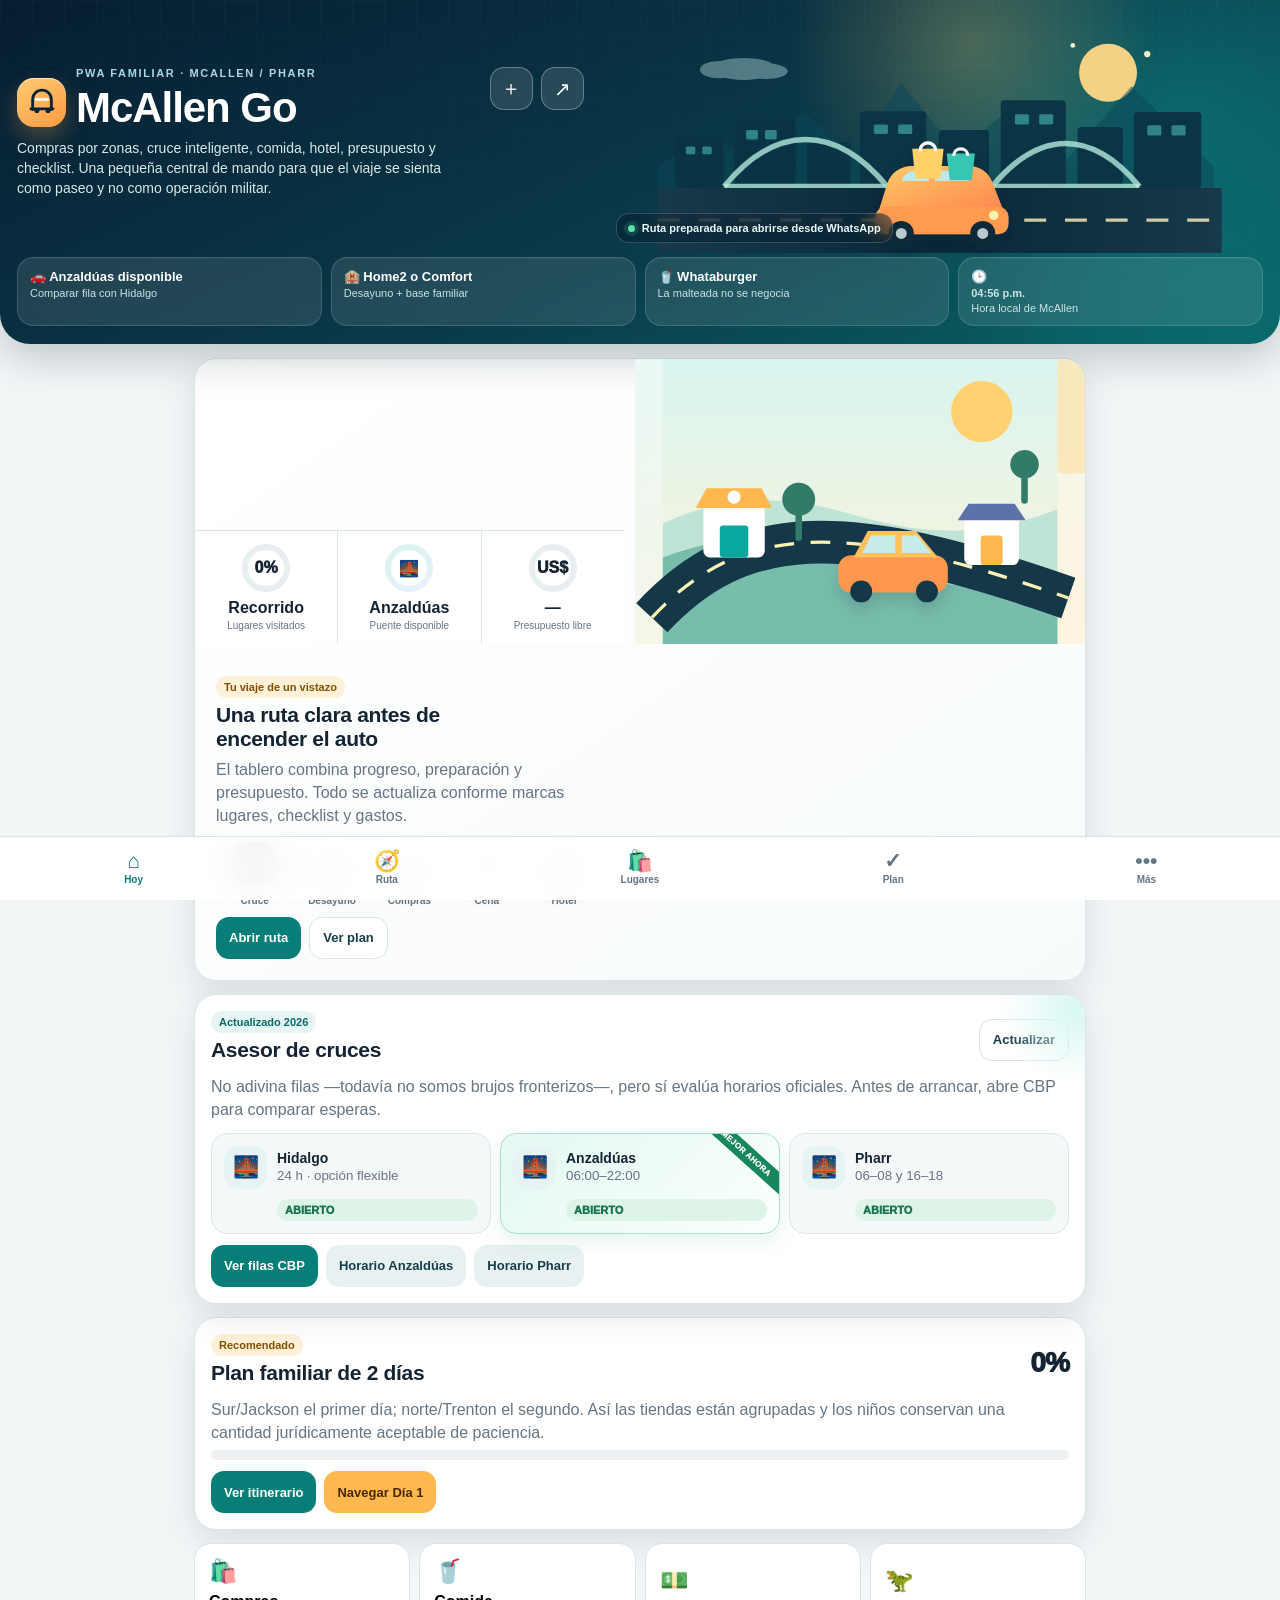
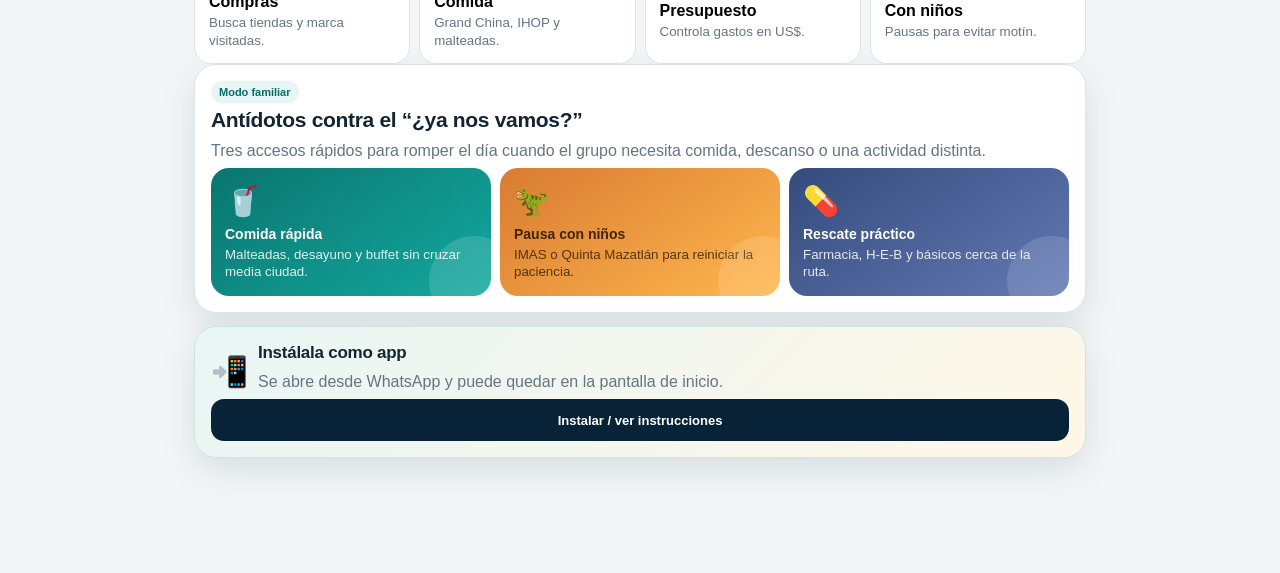
<file: mcallen/index.html>
<!doctype html>
<html lang="es">
<head>
<meta charset="utf-8">
<meta name="viewport" content="width=device-width,initial-scale=1,viewport-fit=cover">
<meta name="theme-color" content="#082337">
<meta name="apple-mobile-web-app-capable" content="yes">
<meta name="apple-mobile-web-app-status-bar-style" content="black-translucent">
<meta name="apple-mobile-web-app-title" content="McAllen Go">
<meta name="description" content="Guía familiar interactiva de shopping en McAllen y Pharr.">
<link rel="manifest" href="./manifest.webmanifest">
<link rel="apple-touch-icon" href="./icon.svg">
<link rel="stylesheet" href="./core.css">
<link rel="stylesheet" href="./visual.css">
<link rel="stylesheet" href="./v4.css">
<title>McAllen Go · Guía familiar</title>
</head>
<body>
<div id="app"><div style="min-height:100vh;display:grid;place-items:center;background:#082337;color:white;font-family:system-ui;text-align:center;padding:24px"><div><div style="font-size:54px">🚗</div><h1>McAllen Go</h1><p style="color:#cde3e5">Preparando la ruta…</p></div></div></div>
<script src="./loader.js?v=4.0.0"></script>
</body>
</html>
</file>
<file: mcallen/core.css>
:root{
  --navy:#082337;--navy2:#0a3b4a;--teal:#087e78;--teal2:#0aa79e;--gold:#ffb84d;
  --paper:#f3f6f7;--card:#fff;--ink:#142432;--muted:#657582;--line:#dbe5e9;
  --good:#18875d;--warn:#a45f00;--bad:#b64040;--shadow:0 12px 34px rgba(17,52,69,.12);
  --radius:22px;--safe-bottom:max(10px,env(safe-area-inset-bottom));
}
*{box-sizing:border-box}html{scroll-behavior:smooth;background:var(--paper)}
body{margin:0;color:var(--ink);background:var(--paper);font-family:ui-rounded,-apple-system,BlinkMacSystemFont,"Segoe UI",sans-serif;padding-bottom:calc(78px + var(--safe-bottom));-webkit-tap-highlight-color:transparent}
button,input,select,textarea{font:inherit}button,a{touch-action:manipulation}.hidden{display:none!important}
.hero{color:white;background:radial-gradient(circle at 90% 10%,rgba(10,167,158,.5),transparent 34%),linear-gradient(150deg,var(--navy),var(--navy2));padding:max(24px,env(safe-area-inset-top)) 17px 21px;border-radius:0 0 30px 30px;box-shadow:0 14px 40px rgba(4,32,49,.22)}
.heroTop{display:flex;align-items:flex-start;justify-content:space-between;gap:12px}.kicker{font-size:11px;text-transform:uppercase;letter-spacing:.15em;color:#a9d8db;font-weight:850}.hero h1{margin:7px 0 8px;font-size:31px;line-height:1.03;letter-spacing:-.025em}.hero p{margin:0;color:#d7e9eb;line-height:1.43;font-size:14px;max-width:680px}
.heroActions{display:flex;gap:8px}.iconBtn{width:43px;height:43px;border-radius:14px;border:1px solid rgba(255,255,255,.3);background:rgba(255,255,255,.12);color:white;font-size:20px;display:grid;place-items:center}
.statusGrid{display:grid;grid-template-columns:1fr 1fr;gap:9px;margin-top:16px}.statusPill{min-width:0;padding:11px 12px;border-radius:16px;background:rgba(255,255,255,.1);border:1px solid rgba(255,255,255,.14)}.statusPill b{display:block;font-size:13px;white-space:nowrap;overflow:hidden;text-overflow:ellipsis}.statusPill span{display:block;margin-top:3px;color:#cce3e4;font-size:11px;white-space:nowrap;overflow:hidden;text-overflow:ellipsis}
.offline{position:sticky;z-index:25;top:0;background:#fff0d7;color:#754300;padding:9px 14px;text-align:center;font-size:12px;font-weight:850;border-bottom:1px solid #e9c37e}.wrap{max-width:920px;margin:auto;padding:14px}.screen{display:none}.screen.active{display:block}
.card{background:var(--card);border:1px solid var(--line);border-radius:var(--radius);box-shadow:var(--shadow);padding:16px;margin-bottom:13px}.card.flat{box-shadow:none}.card h2,.card h3{margin:0 0 7px;letter-spacing:-.015em}.card h2{font-size:21px}.card h3{font-size:17px}.card p{margin:6px 0;color:var(--muted);line-height:1.45}.subtle{font-size:12px;color:var(--muted)}
.row{display:flex;align-items:center;gap:10px}.between{justify-content:space-between}.grow{flex:1;min-width:0}.stack{display:grid;gap:9px}.chips{display:flex;gap:7px;overflow:auto;padding-bottom:3px;scrollbar-width:none}.chip{white-space:nowrap;border:1px solid var(--line);background:white;color:var(--ink);padding:9px 12px;border-radius:999px;font-weight:850;font-size:13px}.chip.active{background:var(--navy);border-color:var(--navy);color:white}.tag{display:inline-flex;align-items:center;border-radius:999px;padding:5px 8px;background:#e7f6f4;color:#086b67;font-size:11px;font-weight:900;margin:0 4px 5px 0}.tag.gold{background:#fff0d8;color:#825000}.tag.gray{background:#edf1f3;color:#52636f}.tag.red{background:#fae7e7;color:#963b3b}
.btn{display:inline-flex;align-items:center;justify-content:center;gap:7px;min-height:42px;padding:10px 13px;border:0;border-radius:13px;background:#e8f1f2;color:#173d49;text-decoration:none;font-weight:900;font-size:13px}.btn.primary{background:var(--teal);color:white}.btn.gold{background:var(--gold);color:#472800}.btn.dark{background:var(--navy);color:white}.btn.ghost{background:white;border:1px solid var(--line)}.btn.full{width:100%}.actions{display:flex;gap:8px;flex-wrap:wrap;margin-top:11px}
.bridgeHero{overflow:hidden;position:relative}.bridgeHero:after{content:"";position:absolute;width:150px;height:150px;border-radius:50%;right:-65px;top:-60px;background:radial-gradient(circle,#d7f7f2,transparent 70%);pointer-events:none}.bridgeList{display:grid;gap:9px;margin-top:12px}.bridge{display:grid;grid-template-columns:43px 1fr auto;align-items:center;gap:10px;padding:12px;border-radius:16px;background:#f5f8f9;border:1px solid var(--line)}.bridgeIcon{width:43px;height:43px;border-radius:14px;background:#e7f3f3;display:grid;place-items:center;font-size:21px}.bridge b{display:block;font-size:14px}.bridge small{display:block;color:var(--muted);margin-top:2px;line-height:1.25}.openState{font-size:11px;padding:5px 8px;border-radius:999px;font-weight:950}.openState.open{background:#dff4e9;color:#16734e}.openState.closed{background:#f8e5e5;color:#9a3838}.openState.maybe{background:#fff0d5;color:#895500}
.quickGrid{display:grid;grid-template-columns:1fr 1fr;gap:9px}.quick{border:1px solid var(--line);background:white;border-radius:17px;padding:14px;text-align:left}.quick span{font-size:23px}.quick b{display:block;margin-top:8px}.quick small{display:block;color:var(--muted);margin-top:3px;line-height:1.3}
.progressTrack{height:10px;background:#edf1f3;border-radius:999px;overflow:hidden}.progressFill{height:100%;background:linear-gradient(90deg,var(--teal),var(--teal2));border-radius:999px;transition:width .25s}.metric{font-size:28px;font-weight:950;letter-spacing:-.03em}.money{font-variant-numeric:tabular-nums}
.routeStop{display:grid;grid-template-columns:36px 1fr;gap:10px;position:relative;padding-bottom:13px}.routeStop:last-child{padding-bottom:0}.routeStop:not(:last-child):after{content:"";position:absolute;left:17px;top:34px;bottom:-2px;width:2px;background:#bfdad8}.stopNo{width:35px;height:35px;border-radius:50%;display:grid;place-items:center;background:var(--teal);color:white;font-weight:950;z-index:1}.routeStop b{display:block}.routeStop small{display:block;color:var(--muted);line-height:1.35;margin-top:3px}.routeStop.done{opacity:.48}.routeStop.done b{text-decoration:line-through}
.placeGrid{display:grid;gap:12px}.place{display:grid;grid-template-columns:48px 1fr;gap:12px}.placeIcon{width:48px;height:48px;border-radius:16px;background:#edf6f5;display:grid;place-items:center;font-size:24px}.place h3{margin:0 0 4px}.place address{font-style:normal;color:var(--muted);font-size:12px;line-height:1.35}.place.done{opacity:.5}.place.done h3{text-decoration:line-through}.search{width:100%;padding:13px 14px;border:1px solid var(--line);border-radius:15px;background:white;color:var(--ink);margin-bottom:11px;outline:none}.search:focus{border-color:var(--teal);box-shadow:0 0 0 3px rgba(8,126,120,.12)}
.formGrid{display:grid;grid-template-columns:1fr 1fr;gap:10px}.field label{display:block;font-size:11px;font-weight:900;color:var(--muted);text-transform:uppercase;letter-spacing:.06em;margin:0 0 6px}.field input,.field select,.field textarea{width:100%;border:1px solid var(--line);border-radius:13px;padding:11px 12px;background:white;color:var(--ink)}.field textarea{min-height:130px;resize:vertical}.totalBox{background:linear-gradient(145deg,#082337,#0c4b58);color:white;border-radius:18px;padding:15px}.totalBox small{color:#cde3e5}.totalBox .metric{margin-top:3px}
.shopItem,.checkItem{display:grid;grid-template-columns:auto 1fr auto;gap:10px;align-items:center;padding:11px 0;border-bottom:1px solid var(--line)}.shopItem:last-child,.checkItem:last-child{border:0}.shopItem input[type=checkbox],.checkItem input[type=checkbox]{width:22px;height:22px;accent-color:var(--teal)}.shopItem.done .itemName{text-decoration:line-through;opacity:.55}.itemName{font-weight:800}.itemMeta{font-size:11px;color:var(--muted);margin-top:2px}.delete{border:0;background:#f8e8e8;color:#9b4141;width:34px;height:34px;border-radius:11px;font-weight:950}.empty{text-align:center;color:var(--muted);padding:18px 8px}
.mapCard{padding:0;overflow:hidden}.mapTop{padding:16px}.mapWrap{background:linear-gradient(#eaf4f2,#f7efe3);border-top:1px solid var(--line)}#miniMap{display:block;width:100%;height:auto}.road{fill:none;stroke:#fff;stroke-width:9;stroke-linecap:round;filter:drop-shadow(0 1px 1px rgba(90,110,120,.2))}.road.main{stroke:#f6bf65;stroke-width:14}.roadLabel{font-size:9px;fill:#62737d;font-weight:850}.pin{cursor:pointer}.pin circle{fill:var(--teal);stroke:white;stroke-width:3}.pin text{fill:white;font-size:9px;font-weight:950;text-anchor:middle;dominant-baseline:middle}.mapInfo{padding:14px;border-top:1px solid var(--line);background:white}
.sheet{position:fixed;z-index:60;inset:0;background:rgba(3,25,39,.52);display:grid;align-items:end}.sheetPanel{background:white;border-radius:25px 25px 0 0;padding:18px 16px calc(18px + var(--safe-bottom));max-height:88vh;overflow:auto;box-shadow:0 -16px 45px rgba(3,25,39,.3)}.sheetHandle{width:44px;height:5px;border-radius:5px;background:#d8e0e3;margin:0 auto 14px}.sheet h2{margin:0 0 8px}.toast{position:fixed;z-index:80;left:50%;bottom:calc(88px + var(--safe-bottom));transform:translate(-50%,20px);background:#102c3b;color:white;padding:11px 14px;border-radius:13px;font-weight:850;font-size:13px;opacity:0;pointer-events:none;transition:.2s;max-width:90%;text-align:center}.toast.show{opacity:1;transform:translate(-50%,0)}
.bottom{position:fixed;z-index:40;left:0;right:0;bottom:0;display:grid;grid-template-columns:repeat(5,1fr);background:rgba(255,255,255,.94);backdrop-filter:blur(18px);border-top:1px solid var(--line);padding:7px 7px var(--safe-bottom)}.navBtn{border:0;background:transparent;color:#657681;padding:5px 2px;font-size:10px;font-weight:900}.navBtn span{display:block;font-size:21px;margin-bottom:1px}.navBtn.active{color:var(--teal)}
.installHint{background:linear-gradient(135deg,#e8f6f4,#fff7e7);border:1px solid #cce5df}.sourceList a{display:block;color:var(--teal);text-decoration:none;font-weight:800;padding:9px 0;border-bottom:1px solid var(--line)}.sourceList a:last-child{border:0}.footer{text-align:center;color:var(--muted);font-size:11px;padding:16px 10px}
@media(min-width:700px){.statusGrid{grid-template-columns:repeat(4,1fr)}.placeGrid{grid-template-columns:1fr 1fr}.hero h1{font-size:42px}.quickGrid{grid-template-columns:repeat(4,1fr)}.bridgeList{grid-template-columns:repeat(3,1fr)}.bridge{grid-template-columns:43px 1fr}.openState{grid-column:2}.twoCol{display:grid;grid-template-columns:1.15fr .85fr;gap:13px}.twoCol>.card{margin-bottom:0}}
@media(prefers-reduced-motion:reduce){*{scroll-behavior:auto!important;transition:none!important}}
</file>
<file: mcallen/visual.css>
/* === McAllen Go visual system v3 === */
.hero{position:relative;overflow:hidden;padding-bottom:18px;background:
radial-gradient(circle at 76% 13%,rgba(255,210,112,.26),transparent 18%),
radial-gradient(circle at 92% 34%,rgba(16,197,182,.25),transparent 26%),
linear-gradient(155deg,#061d31 0%,#0a3b4a 58%,#087e78 125%)}
.hero:before{content:"";position:absolute;inset:0;pointer-events:none;background-image:linear-gradient(rgba(255,255,255,.025) 1px,transparent 1px),linear-gradient(90deg,rgba(255,255,255,.025) 1px,transparent 1px);background-size:32px 32px;mask-image:linear-gradient(to bottom,black,transparent 82%)}
.heroMain{position:relative;z-index:2;display:grid;gap:14px}.heroCopy{min-width:0}.heroTitleRow{display:flex;align-items:center;gap:10px}.appMark{width:49px;height:49px;flex:0 0 auto;border-radius:17px;display:grid;place-items:center;background:linear-gradient(145deg,#ffcb72,#ff9a43);box-shadow:0 10px 22px rgba(255,163,63,.28),inset 0 1px rgba(255,255,255,.6)}.appMark svg{width:34px;height:34px}.heroScene{position:relative;min-height:178px;margin:2px -17px -5px;isolation:isolate}.heroScene svg{display:block;width:100%;height:190px;overflow:visible}.heroScene .car{transform-origin:center;animation:carFloat 3.4s ease-in-out infinite}.heroScene .bagA{animation:bagBob 2.4s ease-in-out infinite}.heroScene .bagB{animation:bagBob 2.4s .35s ease-in-out infinite}.heroScene .cloud{animation:cloudDrift 16s linear infinite}.heroScene .spark{animation:sparkle 2.2s ease-in-out infinite;transform-origin:center}.heroSceneLabel{position:absolute;left:18px;bottom:10px;display:flex;gap:7px;align-items:center;padding:8px 11px;border-radius:13px;background:rgba(4,29,45,.48);border:1px solid rgba(255,255,255,.18);backdrop-filter:blur(10px);font-size:11px;font-weight:900;color:#eaf9f8}.heroSceneLabel i{width:7px;height:7px;border-radius:50%;background:#5ce3a7;box-shadow:0 0 0 4px rgba(92,227,167,.14)}
@keyframes carFloat{0%,100%{transform:translateY(0)}50%{transform:translateY(-3px)}}@keyframes bagBob{0%,100%{transform:translateY(0) rotate(0)}50%{transform:translateY(-4px) rotate(1.5deg)}}@keyframes cloudDrift{0%{transform:translateX(-20px)}100%{transform:translateX(45px)}}@keyframes sparkle{0%,100%{opacity:.35;transform:scale(.7)}50%{opacity:1;transform:scale(1.2)}}
.statusGrid{position:relative;z-index:2}.statusPill{backdrop-filter:blur(10px);box-shadow:inset 0 1px rgba(255,255,255,.05)}
.visualDash{display:grid;grid-template-columns:1.1fr .9fr;gap:11px;padding:0;background:linear-gradient(145deg,#fff,#f8fbfb);overflow:hidden}.dashLead{padding:17px}.dashLead h2{max-width:260px}.dashArt{position:relative;min-height:210px;background:linear-gradient(155deg,#e9f8f5,#fff4df);overflow:hidden}.dashArt:before{content:"";position:absolute;width:170px;height:170px;border-radius:50%;right:-70px;top:-55px;background:#ffd27c66}.dashArt svg{position:absolute;inset:auto 0 0;width:100%;height:100%}.dashMeters{grid-column:1/-1;display:grid;grid-template-columns:repeat(3,1fr);gap:1px;border-top:1px solid var(--line);background:var(--line)}.miniMeter{background:white;padding:13px 9px;text-align:center;min-width:0}.miniMeter strong{display:block;font-size:16px;white-space:nowrap;overflow:hidden;text-overflow:ellipsis}.miniMeter small{display:block;color:var(--muted);font-size:10px;margin-top:3px}.meterIcon{width:48px;height:48px;margin:0 auto 7px;border-radius:50%;display:grid;place-items:center;background:conic-gradient(var(--teal) var(--meter,0%),#e8eff1 0);position:relative}.meterIcon:after{content:"";position:absolute;inset:6px;border-radius:50%;background:white}.meterIcon span{position:relative;z-index:1;font-size:16px;font-weight:950}.meterBridge{background:linear-gradient(145deg,#daf4ef,#e8f0ff)}.meterBudget{background:conic-gradient(var(--gold) var(--meter,0%),#e8eff1 0)}
.routeRibbon{position:relative;display:grid;grid-template-columns:repeat(5,1fr);gap:0;align-items:start;margin:15px 0 3px}.routeRibbon:before{content:"";position:absolute;left:10%;right:10%;top:22px;height:4px;border-radius:10px;background:linear-gradient(90deg,#0aa79e,#53cbb1,#ffb84d)}.routeNode{position:relative;text-align:center;font-size:10px;font-weight:850;color:var(--muted)}.routeNode i{position:relative;z-index:1;width:45px;height:45px;border-radius:16px;display:grid;place-items:center;margin:0 auto 7px;background:white;border:1px solid var(--line);box-shadow:0 7px 18px rgba(27,67,81,.12);font-style:normal;font-size:21px}.routeNode.active i{background:var(--navy);color:white;transform:translateY(-2px)}
.familyStrip{display:grid;grid-template-columns:repeat(3,1fr);gap:9px}.familyTile{position:relative;overflow:hidden;border-radius:18px;padding:14px;min-height:128px;color:white;border:0;text-align:left}.familyTile:after{content:"";position:absolute;width:90px;height:90px;border-radius:50%;right:-28px;bottom:-30px;background:rgba(255,255,255,.13)}.familyTile:nth-child(1){background:linear-gradient(145deg,#0a756f,#13a99f)}.familyTile:nth-child(2){background:linear-gradient(145deg,#d87b33,#ffb84d);color:#412300}.familyTile:nth-child(3){background:linear-gradient(145deg,#334c7c,#6379b4)}.familyTile span{font-size:29px}.familyTile b{display:block;margin-top:8px;font-size:14px}.familyTile small{display:block;margin-top:4px;line-height:1.3;opacity:.86}
.bridge{position:relative;overflow:hidden;transition:.18s transform,.18s box-shadow}.bridge:active,.quick:active,.familyTile:active{transform:scale(.98)}.bridge.openRecommended{background:linear-gradient(135deg,#e4f8f1,#fafffd);border-color:#a9dfcc;box-shadow:0 8px 20px rgba(24,135,93,.1)}.bridge.openRecommended:before{content:"MEJOR AHORA";position:absolute;right:-31px;top:11px;transform:rotate(42deg);background:#18875d;color:white;font-size:8px;font-weight:950;padding:4px 32px;letter-spacing:.05em}
.place{position:relative;overflow:hidden}.place:before{content:"";position:absolute;left:0;top:0;bottom:0;width:5px;background:#a8bcc5}.place[data-cat="Compras"]:before{background:linear-gradient(#ffb84d,#ff8e4d)}.place[data-cat="Comida"]:before{background:linear-gradient(#e85d75,#ff8c61)}.place[data-cat="Hotel"]:before{background:linear-gradient(#657ac0,#364b83)}.place[data-cat="Niños"]:before{background:linear-gradient(#3ebb89,#0aa79e)}.place[data-cat="Cruce"]:before{background:linear-gradient(#247b9b,#0b4056)}.place[data-cat="Esenciales"]:before{background:linear-gradient(#6b9f4a,#3c7a3d)}.place[data-cat="Extra"]:before{background:linear-gradient(#8b5fc4,#d26bb5)}.placeIcon{position:relative;overflow:hidden}.placeIcon:after{content:"";position:absolute;inset:auto -10px -17px;height:30px;background:rgba(8,126,120,.1);transform:rotate(-12deg)}
.planVisual{display:grid;grid-template-columns:auto 1fr;gap:14px;align-items:center;margin-top:13px;padding:13px;border-radius:18px;background:#f4f8f9}.bigRing{--ring:0%;width:92px;height:92px;border-radius:50%;display:grid;place-items:center;background:conic-gradient(var(--teal) var(--ring),#e5edef 0);position:relative;flex:0 0 auto}.bigRing.gold{background:conic-gradient(var(--gold) var(--ring),#e5edef 0)}.bigRing:before{content:"";position:absolute;inset:9px;border-radius:50%;background:white;box-shadow:inset 0 0 0 1px var(--line)}.bigRing span{position:relative;z-index:1;font-size:18px;font-weight:950}.budgetSpark{height:46px;display:flex;align-items:flex-end;gap:4px;margin-top:9px}.budgetSpark i{display:block;flex:1;min-width:4px;border-radius:5px 5px 2px 2px;background:linear-gradient(#ffcd78,#ff9f45);height:var(--h);opacity:.9}
.mapWrap{position:relative;background:linear-gradient(#dff3ef 0 25%,#f4ead6 25% 100%)}#miniMap{filter:drop-shadow(0 12px 24px rgba(34,70,78,.08))}.zoneLabel{font-size:12px;font-weight:950;fill:#153748}.mapBuilding{filter:drop-shadow(0 3px 3px rgba(28,59,68,.18))}.mapTree{animation:treeSway 4s ease-in-out infinite;transform-origin:bottom}@keyframes treeSway{0%,100%{transform:rotate(0)}50%{transform:rotate(1.2deg)}}
@media(max-width:430px){.visualDash{grid-template-columns:1fr}.dashArt{min-height:150px}.dashMeters{grid-template-columns:repeat(3,1fr)}.familyStrip{grid-template-columns:1fr 1fr}.familyTile:last-child{grid-column:1/-1;min-height:105px}.heroScene{min-height:168px}.heroScene svg{height:180px}}
@media(min-width:700px){.heroMain{grid-template-columns:.92fr 1.08fr;align-items:center}.heroScene{margin:-6px -18px -12px 0;min-height:220px}.heroScene svg{height:235px}.visualDash{grid-template-columns:1fr 1.05fr}.dashMeters{grid-column:auto;grid-row:1;grid-column:1;align-self:end;border:0;border-top:1px solid var(--line)}.dashArt{grid-column:2;grid-row:1;min-height:285px}.dashLead{padding:21px}.familyStrip{grid-template-columns:repeat(3,1fr)}}
</file>
<file: mcallen/v4.css>
.searchCard{background:linear-gradient(145deg,#fff,#edf8f6)}
.searchMark{width:45px;height:45px;border-radius:15px;background:#082337;color:#fff;display:grid;place-items:center;font-size:27px;font-weight:900}
.searchRow{display:grid;grid-template-columns:1fr auto;gap:9px;align-items:start}.searchRow .search{margin:0}.searchRow .btn{min-height:47px}
.resultHeader{display:flex;justify-content:space-between;align-items:end;gap:10px;padding:3px 4px 10px}.resultHeader small{color:var(--muted);font-size:10px;text-align:right}.onlinePlace{border-left:4px solid var(--teal)}
.gpsCard{background:linear-gradient(145deg,#eefaf7,#fff8e9);border-color:#c9e8e0}.gpsNext{margin-top:12px;border:1px solid #cfe3e2;background:white;border-radius:17px;padding:13px;display:grid;gap:4px}.gpsNext b{font-size:15px}.gpsNext small{color:var(--muted);line-height:1.35}.gpsCard .btn:disabled{opacity:.45}
.activeRouteLine{fill:none;stroke:#ef6f62;stroke-width:5;stroke-linecap:round;stroke-linejoin:round;stroke-dasharray:9 8;filter:drop-shadow(0 2px 2px rgba(100,40,40,.22));animation:routeDash 12s linear infinite}.routePin circle{fill:#082337}.routePin text{font-size:8px}.userPin circle:first-child{fill:#fff;stroke:#2c7cff;stroke-width:5;filter:drop-shadow(0 2px 4px rgba(0,60,160,.3))}.userPin circle:nth-child(2){fill:#2c7cff}.userPin text{font-size:11px;font-weight:950;fill:#164d9d;paint-order:stroke;stroke:#fff;stroke-width:3px}
@keyframes routeDash{to{stroke-dashoffset:-170}}
.storageCard{background:linear-gradient(145deg,#eefaf7,#fff)}.storageDot{width:16px;height:16px;border-radius:50%;background:#20a66c;box-shadow:0 0 0 6px rgba(32,166,108,.12)}.storageStats{display:grid;grid-template-columns:1fr 1fr;gap:9px;margin:12px 0}.storageStats>div{padding:12px;border:1px solid var(--line);border-radius:15px;background:#fff}.storageStats b,.storageStats small{display:block}.storageStats b{font-size:13px}.storageStats small{font-size:10px;color:var(--muted);margin-top:4px}.noticeMini{border-radius:14px;background:#fff3dc;color:#744800;padding:11px;font-size:12px;line-height:1.4}
.place .tag.gold{margin-left:0}.removeRoute,.deletePlace{background:#fae9e9;color:#973e3e}
@media(max-width:560px){.searchRow{grid-template-columns:1fr}.searchRow .btn{width:100%}.resultHeader{display:block}.resultHeader small{display:block;text-align:left;margin-top:4px}.storageStats{grid-template-columns:1fr}}
@media(prefers-reduced-motion:reduce){.activeRouteLine{animation:none}}
</file>
